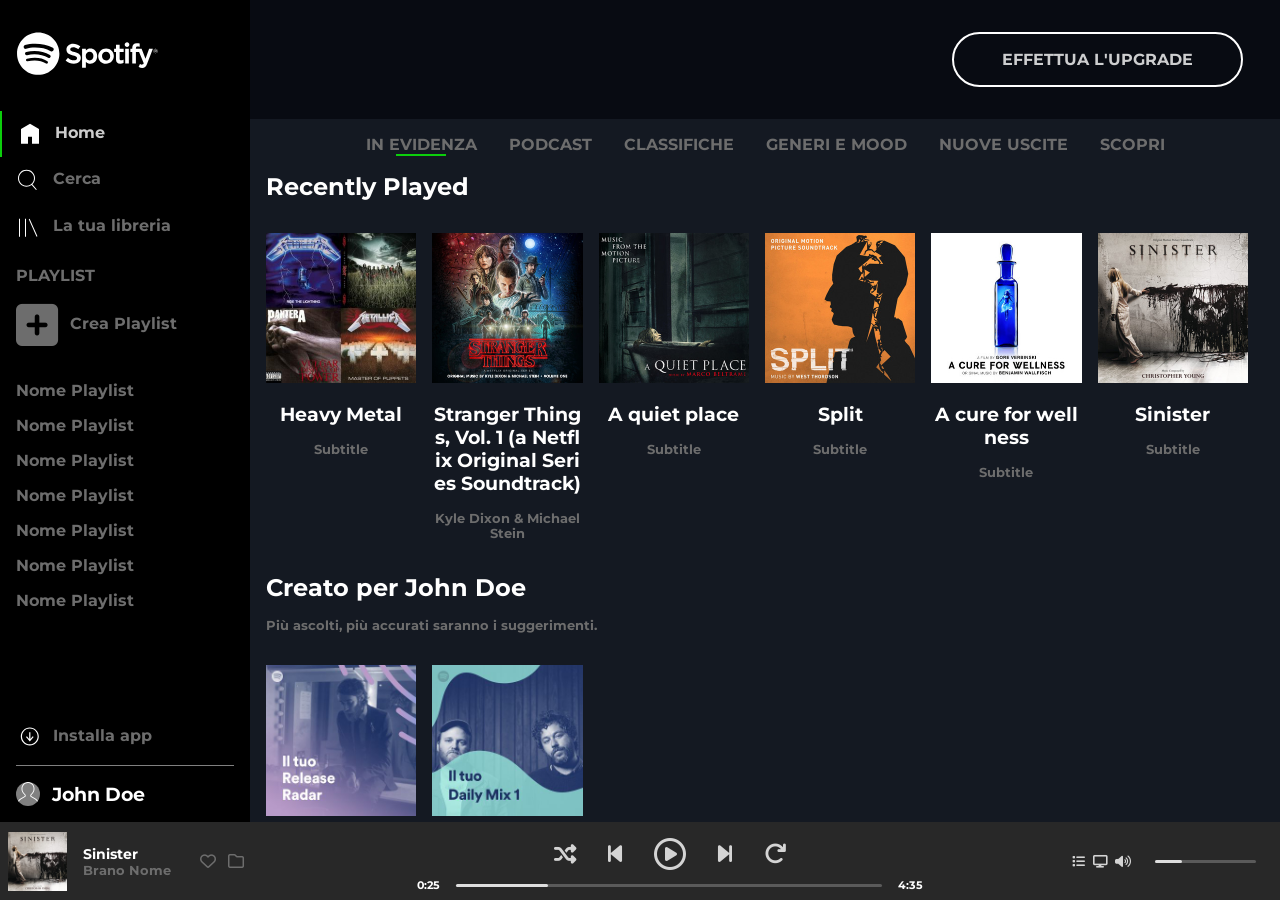
<file: index.html>
<!DOCTYPE html>
<html lang="en">

<head>
    <meta charset="UTF-8">
    <meta http-equiv="X-UA-Compatible" content="IE=edge">
    <meta name="viewport" content="width=device-width, initial-scale=1.0">
    <title>Document</title>
    <link rel="stylesheet" href="css/style.css">
    <link rel="stylesheet" href="https://cdnjs.cloudflare.com/ajax/libs/font-awesome/6.1.1/css/all.min.css">
    <meta name=“viewport” content=“width=device-width, initial-scale=1.0">
</head>

<body>
    <div class="bodycontainer flex flexcol">

        <div class="flex grow hiddenof">
            <div class="nav flex flexcol noshrink">

                <a href="#">
                    <div class="logo"><img src="img/logo.svg" alt=""></div>
                </a>
                <a href="#">
                    <div class="smallogo"><img src="img/logo-small.svg" alt=""></div>
                </a>
                <div class="nav-btns">
                    <a href="#">
                        <div class="btn selected"><img src="img/home.svg" alt="" class="icon"> <span>Home</span></div>
                    </a>
                    <a href="#">
                        <div class="btn"><img src="img/search.svg" alt="" class="icon"> <span>Cerca</span></div>
                    </a>
                    <a href="#">
                        <div class="btn"><img src="img/libreria.svg" alt="" class="icon"> <span>La tua libreria</span>
                        </div>
                    </a>
                </div>

                <div class="nav-playlist">
                    <div class="paddingbottom">
                        <h4>PLAYLIST</h4>
                    </div>
                    <a href="#"><i class="fa-solid fa-square-plus"></i>
                        <h4>Crea Playlist</h4>
                    </a>
                </div>
                <div class="nav-pl-names grow flex flexcol">
                    <a href="#">
                        <div class="plname">Nome Playlist</div>
                    </a>
                    <a href="#">
                        <div class="plname">Nome Playlist</div>
                    </a>
                    <a href="#">
                        <div class="plname">Nome Playlist</div>
                    </a>
                    <a href="#">
                        <div class="plname">Nome Playlist</div>
                    </a>
                    <a href="#">
                        <div class="plname">Nome Playlist</div>
                    </a>
                    <a href="#">
                        <div class="plname">Nome Playlist</div>
                    </a>
                    <a href="#">
                        <div class="plname">Nome Playlist</div>
                    </a>
                </div>

                <div class="userinfo">
                    <div class="downloadpp">
                        <a href="#"><img src="img/download.svg" alt="" class="icon">
                            <span>Installa app</span></a>
                    </div>
                    <div class="user">
                        <img src="img/profile.svg" alt="" class="icon">
                        <span>John Doe</span>
                    </div>
                </div>
            </div>

            <div class="main flex flexcol grow">
                <div class="header flex">
                    <a href="#">
                        <div class="btn">EFFETTUA L'UPGRADE</div>
                    </a>
                </div>
                <div class="body grow">
                    <div class="genres flex paddingbottom">
                        <div class="clickedmenu">
                            <a href="#"><span>IN EVIDENZA</span></a>
                            <div class="selectedbox"><div class="greenbox"></div></div>
                        </div>
                        <a href="#"><span>PODCAST</span></a>
                        <a href="#"><span>CLASSIFICHE</span></a>
                        <a href="#"><span>GENERI E MOOD</span></a>
                        <a href="#"><span>NUOVE USCITE</span></a>
                        <a href="#"><span>SCOPRI</span></a>
                    </div>

                    <div class="recentlyplayed">
                        <h2>Recently Played</h2>
                        <div class="albums flex">
                            <div class="album">
                                <div class="albumimg">
                                    <img src="img/metal_lifting.jpg" alt="">
                                    <div class="playalbum"><i class="fa-solid fa-circle-play"></i></div>
                                </div>
                                <h3>Heavy Metal</h3>
                                <div class="subtitle">Subtitle</div>
                            </div>

                            <div class="album">
                                <div class="albumimg"><img src="img/stranger.jpeg" alt="">
                                    <div class="playalbum"><i class="fa-solid fa-circle-play"></i></div>
                                </div>
                                <h3>Stranger Things, Vol. 1 (a Netflix Original Series Soundtrack)</h3>
                                <div class="subtitle">Kyle Dixon & Michael Stein</div>
                            </div>

                            <div class="album">
                                <div class="albumimg"><img src="img/aquietplace.jpeg" alt="">
                                    <div class="playalbum"><i class="fa-solid fa-circle-play"></i></div>
                                </div>
                                <h3>A quiet place</h3>
                                <div class="subtitle">Subtitle</div>
                            </div>

                            <div class="album">
                                <div class="albumimg"><img src="img/split.jpeg" alt="">
                                    <div class="playalbum"><i class="fa-solid fa-circle-play"></i></div>
                                </div>
                                <h3>Split</h3>
                                <div class="subtitle">Subtitle</div>
                            </div>

                            <div class="album">
                                <div class="albumimg"><img src="img/cure.jpeg" alt="">
                                    <div class="playalbum"><i class="fa-solid fa-circle-play"></i></div>
                                </div>
                                <h3>A cure for wellness</h3>
                                <div class="subtitle">Subtitle</div>
                            </div>

                            <div class="album">
                                <div class="albumimg"><img src="img/sinister.jpeg" alt="">
                                    <div class="playalbum"><i class="fa-solid fa-circle-play"></i></div>
                                </div>
                                <h3>Sinister</h3>
                                <div class="subtitle">Subtitle</div>
                            </div>
                        </div>
                    </div>

                    <div class="createdforyou">
                        <h2>Creato per John Doe</h2>
                        <div class="subtitle">Più ascolti, più accurati saranno i suggerimenti.</div>
                        <div class="albums flex">
                            <div class="album">
                                <div class="albumimg"><img src="img/radar.jpeg" alt="">
                                    <div class="playalbum"><i class="fa-solid fa-circle-play"></i></div>
                                </div>
                                <h3>Release Radar</h3>
                            </div>

                            <div class="album">
                                <div class="albumimg"><img src="img/mixdaily.jpeg" alt="">
                                    <div class="playalbum"><i class="fa-solid fa-circle-play"></i></div>
                                </div>
                                <h3>Daily Mix 1</h3>
                            </div>
                        </div>
                    </div>

                    <div class="popular">
                        <h2>Artisti più popolari</h2>
                        <div class="subtitle">Più ascolti, più accurati saranno i suggerimenti.</div>
                        <div class="albums flex">
                            <div class="album">
                                <div class="albumimg"><img src="img/youg.jpeg" alt="">
                                    <div class="playalbum"><i class="fa-solid fa-circle-play"></i></div>
                                </div>
                                <h3>Lana del Rey</h3>
                            </div>

                            <div class="album">
                                <div class="albumimg"><img src="img/einaudi.jpeg" alt="">
                                    <div class="playalbum"><i class="fa-solid fa-circle-play"></i></div>
                                </div>
                                <h3>Ludovico Einaudi</h3>
                            </div>
                        </div>
                    </div>
                </div>
            </div>
        </div>

        <div class="footer flex">
            <div class="recap flex">
                <img src="img/sinister.jpeg" alt="">
                <div>
                    <h4>Sinister</h4>
                    <div class="songname">Brano Nome</div>
                </div>
                <div class="icons">
                    <a href="#"><i class="fa-regular fa-heart"></i></a>
                    <a href="#"><i class="fa-regular fa-folder"></i></a>
                </div>
            </div>

            <div class="utilities flex flexcol">
                <div class="playbuttons flex">
                    <a href="#"><i class="fa-solid fa-shuffle"></i></a>
                    <a href="#"><i class="fa-solid fa-backward-step"></i></a>
                    <a href="#">
                        <div class="playmusic"><i class="fa-regular fa-circle-play"></i></div>
                    </a>
                    <a href="#"><i class="fa-solid fa-forward-step"></i></a>
                    <a href="#"><i class="fa-solid fa-arrow-rotate-right"></i></a>
                </div>

                <div class="progressbar flex">
                    <div class="currentseconds">0:25</div>
                    <div class="pgrsts grow">
                        <div class="progressbar-bar"></div>
                        <div class="progressbar-status"></div>
                        <div class="pgr-circle"></div>
                    </div>
                    <div class="totalseconds">4:35</div>
                </div>
            </div>

            <div class="tools flex">
                <a href="#"><i class="fa-solid fa-list"></i></a>
                <a href="#"><i class="fa-solid fa-display"></i></a>
                <a href="#"><i class="fa-solid fa-volume-high"></i></a>
                <div class="pgrsts grow">
                    <div class="progressbar-bar"></div>
                    <div class="progressbar-status"></div>
                    <div class="pgr-circle"></div>
                </div>
            </div>
        </div>


    </div>
</body>

</html>
</file>
<file: css/style.css>
@import url('https://fonts.googleapis.com/css2?family=Montserrat:wght@400;700&display=swap');

* {
    margin: 0;
    padding: 0;
    box-sizing: border-box;
}

a {
    text-decoration: none;
    color: var(--color-text);
}

body {
    font-family: 'Montserrat', sans-serif;
    background-color: var(--color-primary);
}

:root {
    --color-primary: #141922;
    --color-secondary: #000000;
    --color-tertiary: #282828;
    --color-text: #6D6D6D;
}

.paddingbottom {
    padding-bottom: 1rem;
}

.bodycontainer {
    height: 100vh;
    width: 100%;
}

.flex {
    display: flex;
}

.flexcol {
    flex-direction: column;
}

.grow {
    flex-grow: 1;
}

.noshrink {
    flex-shrink: 0;
}

.nav {
    background-color: var(--color-secondary);
    color: var(--color-text);
    overflow: hidden;
    max-width: 250px;
}

.logo img {
    width: 70%;
    padding: 2rem 1rem;
}

.nav-btns .btn {
    padding: 0.7rem 1rem;
    font-weight: 700;
    vertical-align: middle;
}

.nav .icon {
    max-width: 24px;
    aspect-ratio: 1;
    vertical-align: middle;
    margin-right: 0.5rem;
}

.nav-playlist,
.nav-pl-names {
    padding: 1rem
}

.nav-playlist i {
    font-size: 3rem;
    margin-right: 0.5rem;
    vertical-align: middle;
}

.nav-playlist h4 {
    display: inline-block;
}

.nav-pl-names {
    overflow: auto;
}

.plname {
    padding-bottom: 1rem;
    font-weight: 700;
}

.btn.selected {
    color: rgba(255, 255, 255, 0.8);
    border-left: 2px solid rgb(12, 206, 12);
}

.userinfo {
    justify-self: flex-end;
    padding: 1rem;
}

.userinfo .downloadpp {
    border-bottom: solid 1px gray;
    padding-bottom: 1rem;
    font-weight: 700;
}

.user img.icon {
    background-color: gray;
    border-radius: 50%;
}

.user span {
    font-weight: 700;
    font-size: 1.2rem;
    color: white;
    vertical-align: middle;
}

.userinfo .user {
    padding-top: 1rem;
}

.header {
    background-color: #080B12;
    color: white;
    padding: 2rem 0.3rem;
    flex-direction: row-reverse;
}

.header .btn {
    padding: 1rem 3rem;
    font-weight: 700;
    border: 2px solid white;
    border-radius: 30px;
    margin-right: 2rem;
    color: rgba(255, 255, 255, 0.8);
}

.genres {
    color: var(--color-text);
    font-weight: 700;
    justify-content: center;
}

.genres span {
    padding: 0.5rem 1rem;
}

.body {
    padding: 1rem;
    overflow: auto;
}

.recentlyplayed h2 {
    color: white;
    padding-bottom: 2rem;
}

.albums {
    flex-wrap: wrap;
    gap: 1rem;
    padding-bottom: 2rem;
}

.album {
    flex-basis: calc(100% / 6 - 1rem);
    flex-shrink: 1;
}

.album h3 {
    text-align: center;
    padding: 1rem 0;
    color: white;
    word-break: break-all;
}

.album .subtitle {
    text-align: center;
    color: var(--color-text);
    font-weight: 700;
    font-size: 0.8rem;
}

.album img {
    width: 100%;
}

.albumimg {
    aspect-ratio: 1;
    position: relative;
}

.playalbum {
    position: absolute;
    top: 0;
    left: 0;
    justify-content: center;
    align-items: center;
    width: 100%;
    height: 100%;
    font-size: 3rem;
    color: rgba(255, 255, 255, 0.8);
    display: none;
}

.createdforyou h2 {
    color: white;
    padding-bottom: 1rem;
}

.createdforyou .subtitle {
    color: var(--color-text);
    font-weight: 700;
    font-size: 0.8rem;
    padding-bottom: 2rem;
}

.createdforyou {
    padding-bottom: 2rem;
}

.popular h2 {
    color: white;
    padding-bottom: 1rem;
}

.popular .subtitle {
    color: var(--color-text);
    font-weight: 700;
    font-size: 0.8rem;
    padding-bottom: 2rem;
}

.popular {
    padding-bottom: 2rem;
}

.popular img {
    border-radius: 50%;
}

.footer {
    padding: 0.5rem 0.5rem;
    background-color: var(--color-tertiary);
    align-items: center;
    justify-content: space-between;
    max-height: 10%;
}

.clickedmenu{
    display:inline-block;
    vertical-align: middle;
}

.clickedmenu .selectedbox{
    display: flex;
    justify-content: center;
    width: 100%;
    height: 2px;
}

.selectedbox .greenbox{
    width: 35%;
    height: 100%;
    background-color: rgb(12, 206, 12);
}


.hiddenof {
    overflow: hidden;
}

.recap {
    align-items: center;
    color: var(--color-text);
    width: fit-content;
    padding-right: 1rem;
}

.recap img {
    max-width: 75px;
    padding-right: 1rem;
}

.recap h4 {
    color: white;
    font-size: 0.9rem;
}

.recap .songname {
    font-weight: 700;
    font-size: 0.8rem;
    font-weight: 700;
    padding-right: 1.8rem;
}

.icons i {
    padding-right: 0.5rem;
}

.utilities {
    justify-content: space-between;
    width: 40%;
    max-width: 700px;
}

.playbuttons {
    color: white;
    font-size: 1.4rem;
    align-items: center;
    justify-content: center;
}

.playbuttons i {
    padding: 0.5rem 1rem;
}

.playbuttons .fa-circle-play {
    font-size: 2rem;
}

.progressbar {
    align-items: center;
    color: white;
    font-size: 0.7rem;
    font-weight: 700;
}

.pgrsts {
    position: relative;
}

.progressbar-bar {
    background-color: #5A5A5A;
    height: 3px;
    border-radius: 5px;
    margin: 0rem 1rem;
}

.tools {
    align-items: center;
    color: white;
    font-size: 0.8rem;
    width: 30%;
    max-width: 200px;
}


.tools i {
    padding-right: 0.5rem;
}

.smallogo {
    display: none;
    max-width: 40px;
}

.progressbar-status {
    position: absolute;
    height: 3px;
    border-radius: 5px;
    background-color: rgba(255, 255, 255, 0.8);
    width: 20%;
    top: 0;
    left: 1rem;
}

.pgr-circle {
    position: absolute;
    border-radius: 50%;
    background-color: rgba(255, 255, 255, 0.8);
    width: 10px;
    height: 10px;
    top: -3px;
    left: calc(20% + 0.9rem);
    display: none;
}

.progressbar .pgr-circle {
    background-color: rgba(255, 255, 255, 0.8);
    width: 15px;
    height: 15px;
    top: -6px;
}


/* HOVER ANIMATIONS */

a{
    transition: color 0.3s;
}

a:hover {
    color: rgba(255, 255, 255, 0.8);
}

.btn{
    transition: transform 0.3s;
}

.header .btn:hover {
    transform: scale(1.1);
}

.utilities .playbuttons a {
    color: rgba(255, 255, 255, 0.8);
}

.playmusic{
    transition: transform 0.3s;
}

.utilities .playbuttons .playmusic:hover {
    transform: scale(1.2);
}

.tools a {
    color: rgba(255, 255, 255, 0.8);
}

.progressbar:hover .pgr-circle {
    display: block;
}

.progressbar-status{
    transition: background-color 0.3s;
}

.progressbar:hover .progressbar-status{
    background-color: rgb(12, 206, 12);
}

.pgrsts:hover .pgr-circle {
    display: block;
}

.albumimg:hover .playalbum {
    display: flex;
}

.albumimg img{
    transition: filter 0.3s;
}

.albumimg:hover img {
    filter: brightness(0.5);
}

.albumimg:hover{
    cursor: pointer;
}

/* USARE IL TRANSFORM PER FARE GLI EFFETTI HOVER */
/* per i focus non dimenticare tabindex=-1 */


/* MEDIA QUERIES */

@media screen and (max-width: 1100px) {
    .album {
        flex-basis: calc(100% / 6 - 1rem);
        flex-shrink: 1;
    }

    .genres {
        display: inline-block;
        text-align: center;
        line-height: 2rem;
    }
}

@media screen and (max-width: 900px) {
    .album {
        flex-basis: calc(100% / 5 - 1rem);
        flex-shrink: 1;
    }
}

@media screen and (max-width: 800px) {
    .album {
        flex-basis: calc(100% / 4 - 1rem);
        flex-shrink: 1;
    }
}

@media screen and (max-width: 700px) {
    .album {
        flex-basis: calc(100% / 3 - 1rem);
        flex-shrink: 1;
    }

    .footer .recap {
        margin-right: 0.5rem;
        padding: 0;
        justify-content: flex-start;
        transform: scale(0.9);
    }

    .footer .utilities {
        margin-right: 0.5rem;
        padding: 0;
        transform: scale(0.9);
    }

    .footer .tools {
        margin-left: 0.5rem;
        justify-content: flex-end;
    }

    .tools .progressbar-bar {
        display: none;
    }
}

@media screen and (max-width: 600px) {
    .album {
        flex-basis: calc(100% / 2 - 1rem);
        flex-shrink: 1;
    }
}

@media screen and (max-width: 500px) {
    .album {
        flex-basis: calc(100% / 2 - 1rem);
        flex-shrink: 1;
    }

    .nav-playlist {
        display: none;
    }

    .nav span {
        display: none;
    }

    .nav .plname {
        display: none;
    }

    .logo {
        display: none;
    }

    .smallogo {
        display: block;
    }

    .nav-btns .btn {
        padding: 0;
        margin: 0.5rem 0;
    }

    .nav .icon {
        margin: 0;
    }

    .btn.selected {
        border: none;
    }

    .userinfo {
        padding: 0;
    }

    .userinfo .icon {
        margin: 0.5rem 0;
    }

    .userinfo .downloadpp {
        border: none;
    }

}
</file>
